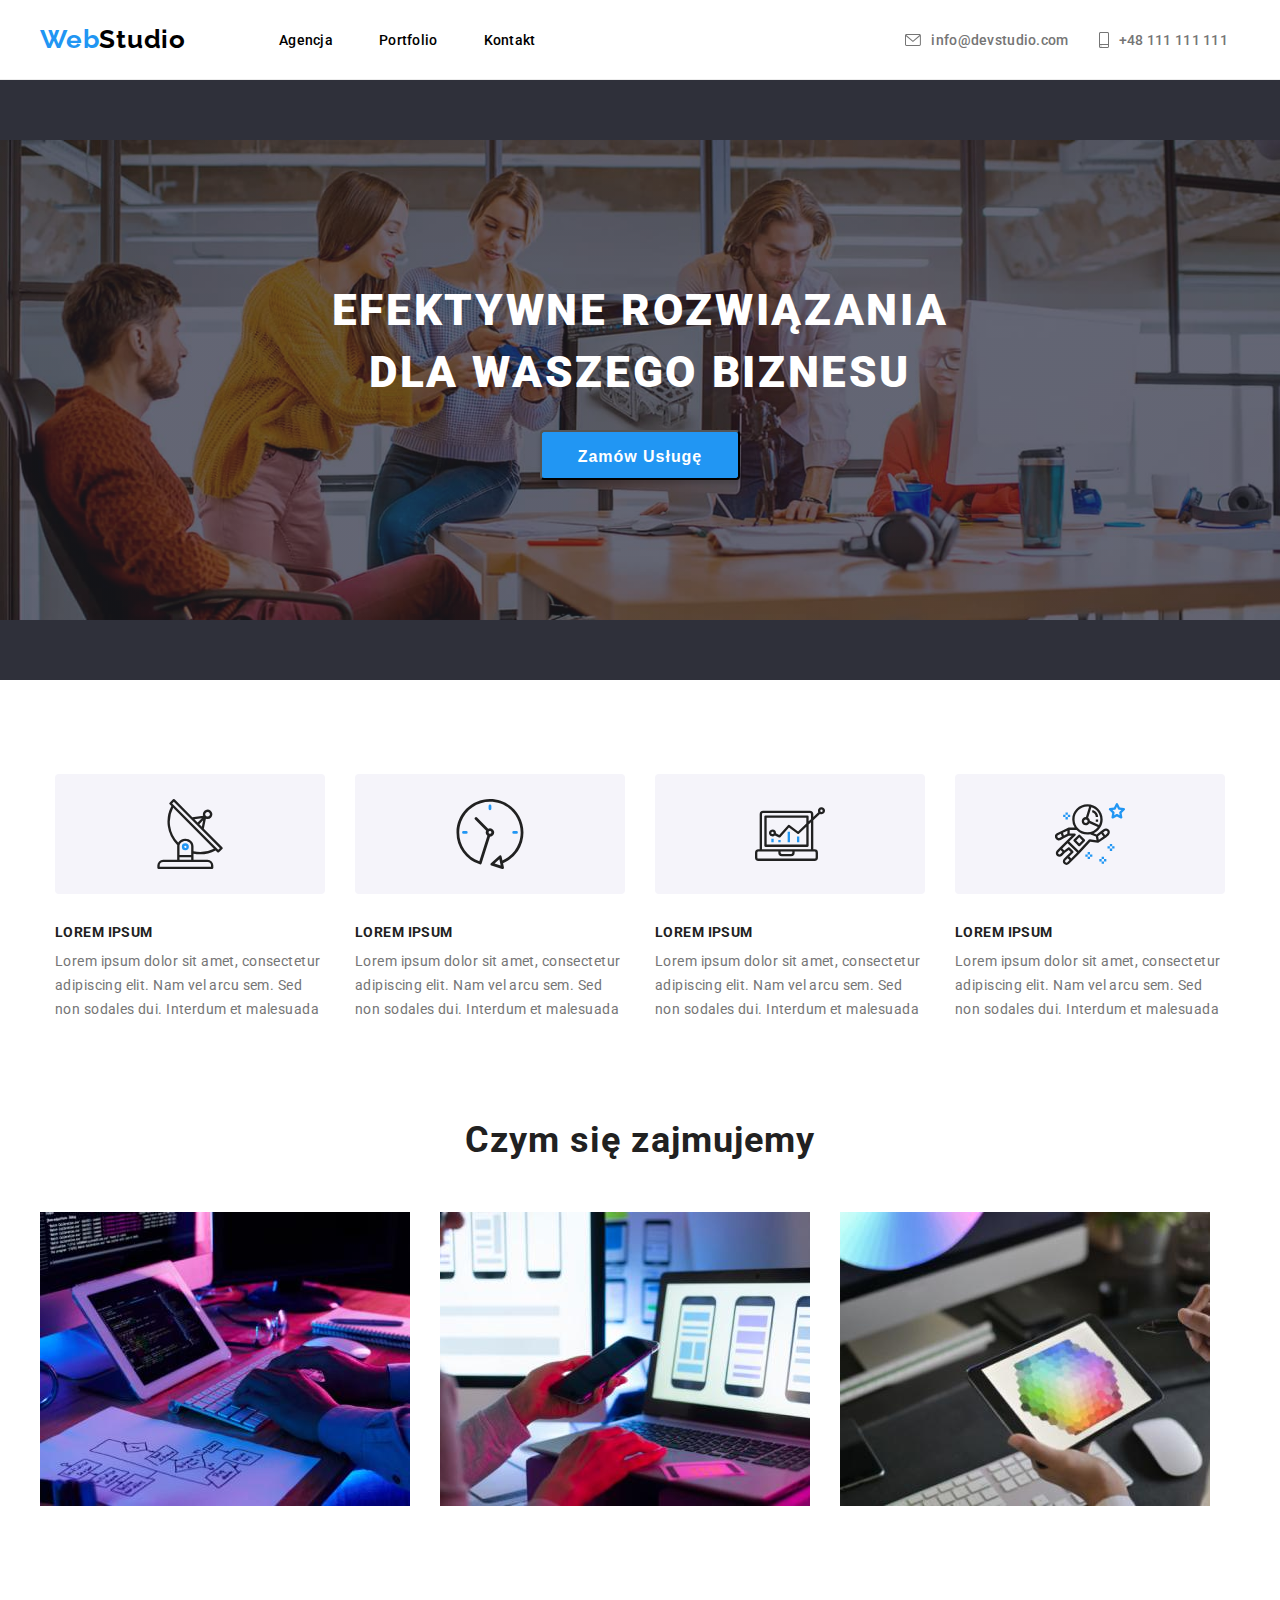
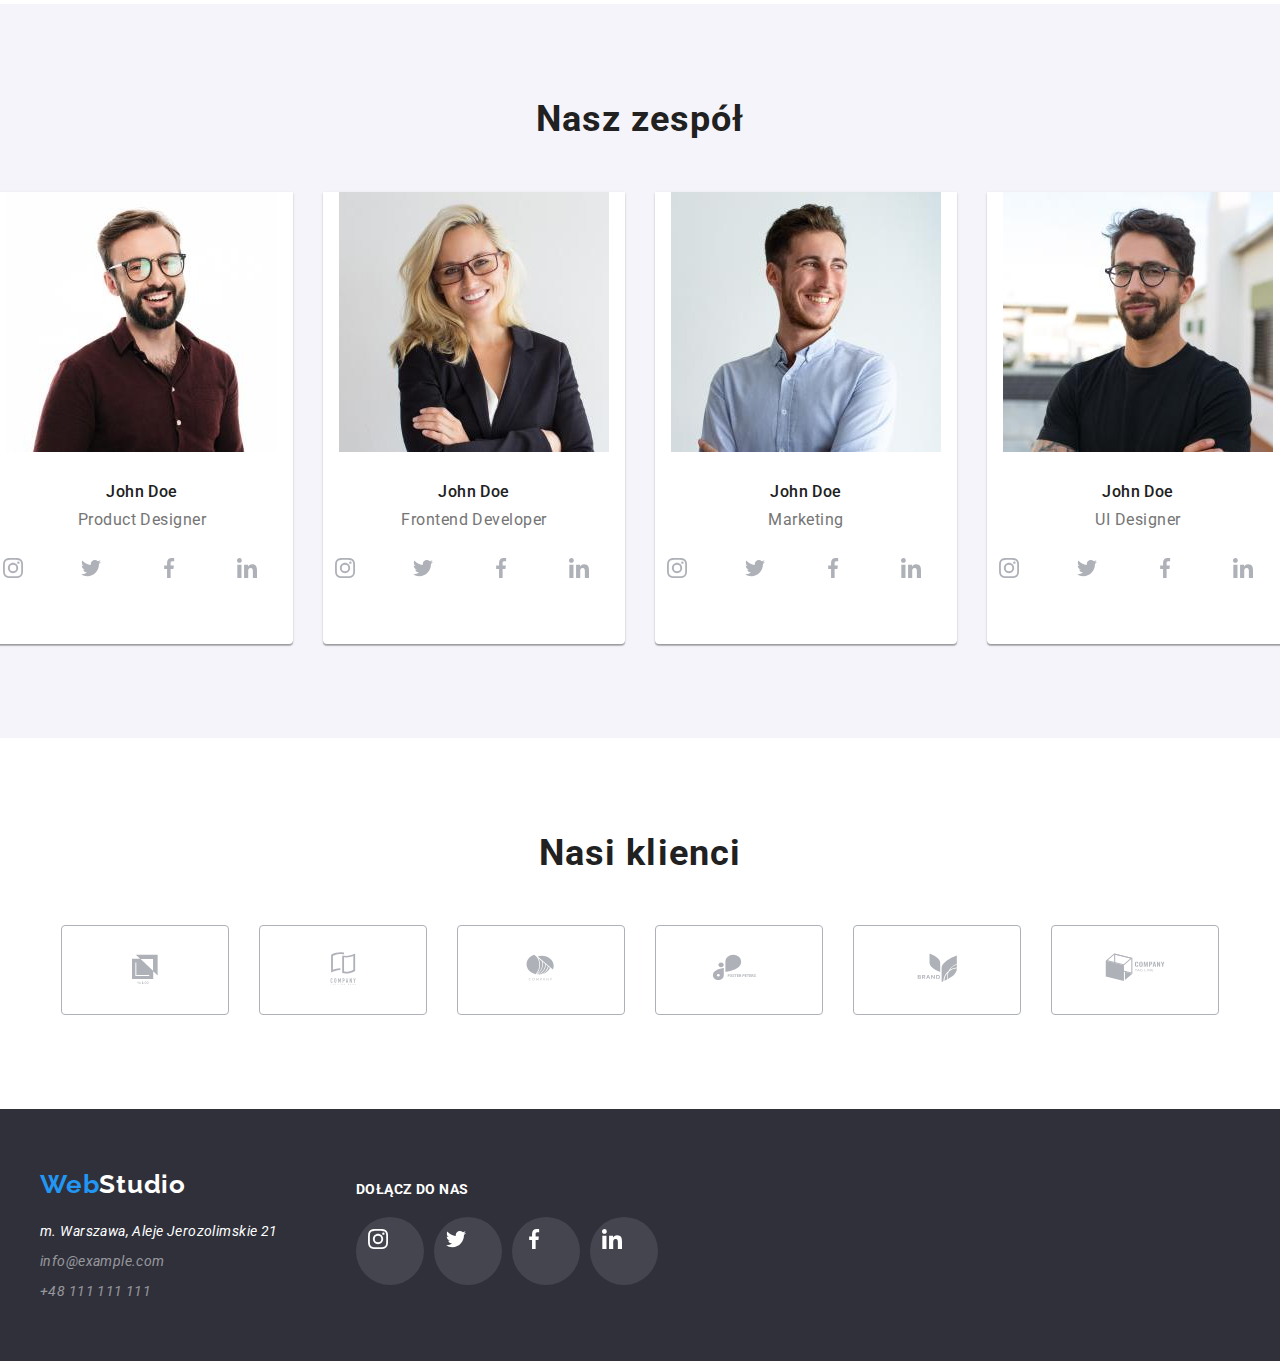
<file: index.html>
<!DOCTYPE html>
<html lang="pl">
  <head>
    <meta charset="UTF-8" />
    <meta http-equiv="X-UA-Compatible" content="IE=edge" />
    <meta name="viewport" content="width=device-width, initial-scale=1.0" />
    <title>Studio</title>
    <link rel="preconnect" href="https://fonts.googleapis.com" />
    <link rel="preconnect" href="https://fonts.gstatic.com" crossorigin />
    <link
      href="https://fonts.googleapis.com/css2?family=Raleway:wght@700&family=Roboto:wght@400;500;700;900&display=swap"
      rel="stylesheet"
    />
    <link
      rel="stylesheet"
      href="https://cdnjs.cloudflare.com/ajax/libs/modern-normalize/1.1.0/modern-normalize.min.css"
      integrity="sha512-wpPYUAdjBVSE4KJnH1VR1HeZfpl1ub8YT/NKx4PuQ5NmX2tKuGu6U/JRp5y+Y8XG2tV+wKQpNHVUX03MfMFn9Q=="
      crossorigin="anonymous"
      referrerpolicy="no-referrer"
    />
    <link href="./css/style.css" rel="stylesheet" />
  </head>
  <body>
    <header class="header-bg">
      <section class="container page-header">
        <a class="logo" href="./index.html"><span class="highlight">Web</span>Studio</a>
        <nav>
          <ul class="menu">
            <li class="item"><a class="nav-link" href="#">Agencja</a></li>
            <li class="item"><a class="nav-link" href="./portfolio.html">Portfolio</a></li>
            <li class="item"><a class="nav-link" href="#">Kontakt</a></li>
          </ul>
        </nav>
        <ul class="contact">
          <li class="item">
            <a class="contact-link" href="mailto:info@devstudio.com">
              <svg class="contact-icon" width="16" height="16">
                <use href="./images/icons.svg#icon-envelope"></use>
              </svg>
              info@devstudio.com
            </a>
          </li>
          <li class="item">
            <a class="contact-link" href="tel:+48111111111">
              <svg class="contact-icon" width="10" height="16">
                <use href="./images/icons.svg#icon-smartphone"></use>
              </svg>
              +48 111 111 111
            </a>
          </li>
        </ul>
      </section>
    </header>
    <main class="main-bg">
      <div class="hero-bg">
        <section class="container hero-box">
          <h1 class="hero-text">EFEKTYWNE ROZWIĄZANIA DLA WASZEGO BIZNESU</h1>
          <button class="button-hero" type="button">Zamów Usługę</button>
        </section>
      </div>
      <section class="container section">
        <ul class="advantages-list">
          <li class="advantages-item">
            <div class="advantages-group">
              <svg width="70" height="70">
                <use href="./images/icons.svg#icon-antenna"></use>
              </svg>
            </div>
            <hgroup>
              <h2 class="advantages">Lorem ipsum</h2>
              <p class="text">
                Lorem ipsum dolor sit amet, consectetur adipiscing elit. Nam vel arcu sem. Sed non
                sodales dui. Interdum et malesuada
              </p>
            </hgroup>
          </li>
          <li class="advantages-item">
            <div class="advantages-group">
              <svg width="70" height="70">
                <use href="./images/icons.svg#icon-clock"></use>
              </svg>
            </div>
            <hgroup>
              <h2 class="advantages">Lorem ipsum</h2>
              <p class="text">
                Lorem ipsum dolor sit amet, consectetur adipiscing elit. Nam vel arcu sem. Sed non
                sodales dui. Interdum et malesuada
              </p>
            </hgroup>
          </li>
          <li class="advantages-item">
            <div class="advantages-group">
              <svg width="70" height="70">
                <use href="./images/icons.svg#icon-diagram"></use>
              </svg>
            </div>
            <hgroup>
              <h2 class="advantages">Lorem ipsum</h2>
              <p class="text">
                Lorem ipsum dolor sit amet, consectetur adipiscing elit. Nam vel arcu sem. Sed non
                sodales dui. Interdum et malesuada
              </p>
            </hgroup>
          </li>
          <li class="advantages-item">
            <div class="advantages-group">
              <svg width="70" height="70">
                <use href="./images/icons.svg#icon-astronaut"></use>
              </svg>
            </div>
            <hgroup>
              <h2 class="advantages">Lorem ipsum</h2>
              <p class="text">
                Lorem ipsum dolor sit amet, consectetur adipiscing elit. Nam vel arcu sem. Sed non
                sodales dui. Interdum et malesuada
              </p>
            </hgroup>
          </li>
        </ul>
      </section>
      <section class="container offer">
        <h2 class="offer-text">Czym się zajmujemy</h2>
        <ul class="offer-list">
          <li class="offer-item">
            <img
              src="images/services/programming.jpg"
              alt="programista koduje strone internetową"
              width="370"
              height="294"
            />
          </li>
          <li class="offer-item">
            <img
              src="images/services/design.jpg"
              alt="projektant dostsowuje układ strony"
              width="370"
              height="294"
            />
          </li>
          <li class="offer-item">
            <img
              src="images/services/ui.jpg"
              alt="projektant dobiera kolor"
              width="370"
              height="294"
            />
          </li>
        </ul>
      </section>
      <div class="team-bg">
        <section class="container section team">
          <h2 class="team-text">Nasz zespół</h2>
          <ul class="team-list">
            <li class="team-item">
              <figure class="name-card">
                <img
                  src="images/team/productDesigner.jpg"
                  alt="Zdjęcie johndoe1"
                  width="270"
                  height="260"
                />
                <figcaption class="name-box">
                  <div class="name-text">John Doe</div>
                  <div class="profession-text">Product Designer</div>
                </figcaption>
                <div class="social-links-box">
                  <a class="social-link" href="#" target="_blank">
                    <svg width="20" height="20">
                      <use href="./images/icons.svg#icon-instagram"></use>
                    </svg>
                  </a>
                  <a class="social-link" href="#" target="_blank">
                    <svg width="20" height="20">
                      <use href="./images/icons.svg#icon-twitter"></use>
                    </svg>
                  </a>
                  <a class="social-link" href="#" target="_blank">
                    <svg width="20" height="20">
                      <use href="./images/icons.svg#icon-facebook"></use>
                    </svg>
                  </a>
                  <a class="social-link" href="#" target="_blank">
                    <svg width="20" height="20">
                      <use href="./images/icons.svg#icon-linkedin"></use>
                    </svg>
                  </a>
                </div>
              </figure>
            </li>
            <li class="team-item">
              <figure class="name-card">
                <img
                  src="images/team/frontendDeveloper.jpg"
                  alt="Zdjęcie johndoe2"
                  width="270"
                  height="260"
                />
                <figcaption class="name-box">
                  <div class="name-text">John Doe</div>
                  <div class="profession-text">Frontend Developer</div>
                </figcaption>
                <div class="social-links-box">
                  <a class="social-link" href="#" target="_blank">
                    <svg width="20" height="20">
                      <use href="./images/icons.svg#icon-instagram"></use>
                    </svg>
                  </a>
                  <a class="social-link" href="#" target="_blank">
                    <svg width="20" height="20">
                      <use href="./images/icons.svg#icon-twitter"></use>
                    </svg>
                  </a>
                  <a class="social-link" href="#" target="_blank">
                    <svg width="20" height="20">
                      <use href="./images/icons.svg#icon-facebook"></use>
                    </svg>
                  </a>
                  <a class="social-link" href="#" target="_blank">
                    <svg width="20" height="20">
                      <use href="./images/icons.svg#icon-linkedin"></use>
                    </svg>
                  </a>
                </div>
              </figure>
            </li>
            <li class="team-item">
              <figure class="name-card">
                <img
                  src="images/team/marketing.jpg"
                  alt="Zdjęcie johndoe4"
                  width="270"
                  height="260"
                />
                <figcaption class="name-box">
                  <div class="name-text">John Doe</div>
                  <div class="profession-text">Marketing</div>
                </figcaption>
                <div class="social-links-box">
                  <a class="social-link" href="#" target="_blank">
                    <svg width="20" height="20">
                      <use href="./images/icons.svg#icon-instagram"></use>
                    </svg>
                  </a>
                  <a class="social-link" href="#" target="_blank">
                    <svg width="20" height="20">
                      <use href="./images/icons.svg#icon-twitter"></use>
                    </svg>
                  </a>
                  <a class="social-link" href="#" target="_blank">
                    <svg width="20" height="20">
                      <use href="./images/icons.svg#icon-facebook"></use>
                    </svg>
                  </a>
                  <a class="social-link" href="#" target="_blank">
                    <svg width="20" height="20">
                      <use href="./images/icons.svg#icon-linkedin"></use>
                    </svg>
                  </a>
                </div>
              </figure>
            </li>
            <li class="team-item">
              <figure class="name-card">
                <img
                  src="images/team/uiDesigner.jpg"
                  alt="Zdjęcie johndoe4"
                  width="270"
                  height="260"
                />
                <figcaption class="name-box">
                  <div class="name-text">John Doe</div>
                  <div class="profession-text">UI Designer</div>
                </figcaption>
                <div class="social-links-box">
                  <a class="social-link" href="#" target="_blank">
                    <svg width="20" height="20">
                      <use href="./images/icons.svg#icon-instagram"></use>
                    </svg>
                  </a>
                  <a class="social-link" href="#" target="_blank">
                    <svg width="20" height="20">
                      <use href="./images/icons.svg#icon-twitter"></use>
                    </svg>
                  </a>
                  <a class="social-link" href="#" target="_blank">
                    <svg width="20" height="20">
                      <use href="./images/icons.svg#icon-facebook"></use>
                    </svg>
                  </a>
                  <a class="social-link" href="#" target="_blank">
                    <svg width="20" height="20">
                      <use href="./images/icons.svg#icon-linkedin"></use>
                    </svg>
                  </a>
                </div>
              </figure>
            </li>
          </ul>
        </section>
      </div>
      <section class="container section">
        <h2 class="clients-text">Nasi klienci</h2>
        <div class="clients-box">
          <a class="client-link" href="#" target="_blank">
            <svg width="106" height="60">
              <use href="./images/icons.svg#icon-client1"></use>
            </svg>
          </a>
          <a class="client-link" href="#" target="_blank">
            <svg width="106" height="60">
              <use href="./images/icons.svg#icon-client2"></use>
            </svg>
          </a>
          <a class="client-link" href="#" target="_blank">
            <svg width="106" height="60">
              <use href="./images/icons.svg#icon-client3"></use>
            </svg>
          </a>
          <a class="client-link" href="#" target="_blank">
            <svg width="106" height="60">
              <use href="./images/icons.svg#icon-client4"></use>
            </svg>
          </a>
          <a class="client-link" href="#" target="_blank">
            <svg width="106" height="60">
              <use href="./images/icons.svg#icon-client5"></use>
            </svg>
          </a>
          <a class="client-link" href="#" target="_blank">
            <svg width="106" height="60">
              <use href="./images/icons.svg#icon-client6"></use>
            </svg>
          </a>
        </div>
      </section>
    </main>
    <footer class="footer-bg">
      <section class="container page-footer">
        <div>
          <a class="logo-footer" href="./index.html"><span class="highlight">Web</span>Studio</a>
          <address>
            <ul class="footer-list">
              <li class="footer-item">
                <a
                  class="location-link"
                  href="https://goo.gl/maps/TgxnZgFD9Zsh1wPW7"
                  target="_blank"
                >
                  m. Warszawa, Aleje Jerozolimskie 21
                </a>
              </li>
              <li class="footer-item">
                <a class="link-footer" href="mailto:info@example.com">info@example.com</a>
              </li>
              <li class="footer-item">
                <a class="link-footer" href="tel:+48111111111">+48 111 111 111</a>
              </li>
            </ul>
          </address>
        </div>
        <div class="icon-box">
          <h2 class="footer-link-text">Dołącz do nas</h2>
          <ul class="footer-icon-list">
            <li class="footer-icon-item">
              <a class="footer-icon" href="#" target="_blank">
                <svg width="20" height="20">
                  <use href="./images/icons.svg#icon-instagram"></use>
                </svg>
              </a>
            </li>
            <li class="footer-icon-item">
              <a class="footer-icon" href="#" target="_blank">
                <svg width="20" height="20">
                  <use href="./images/icons.svg#icon-twitter"></use>
                </svg>
              </a>
            </li>
            <li class="footer-icon-item">
              <a class="footer-icon" href="#" target="_blank">
                <svg width="20" height="20">
                  <use href="./images/icons.svg#icon-facebook"></use>
                </svg>
              </a>
            </li>
            <li class="footer-icon-item">
              <a class="footer-icon" href="#" target="_blank">
                <svg width="20" height="20">
                  <use href="./images/icons.svg#icon-linkedin"></use>
                </svg>
              </a>
            </li>
          </ul>
        </div>
      </section>
    </footer>
  </body>
</html>
</file>
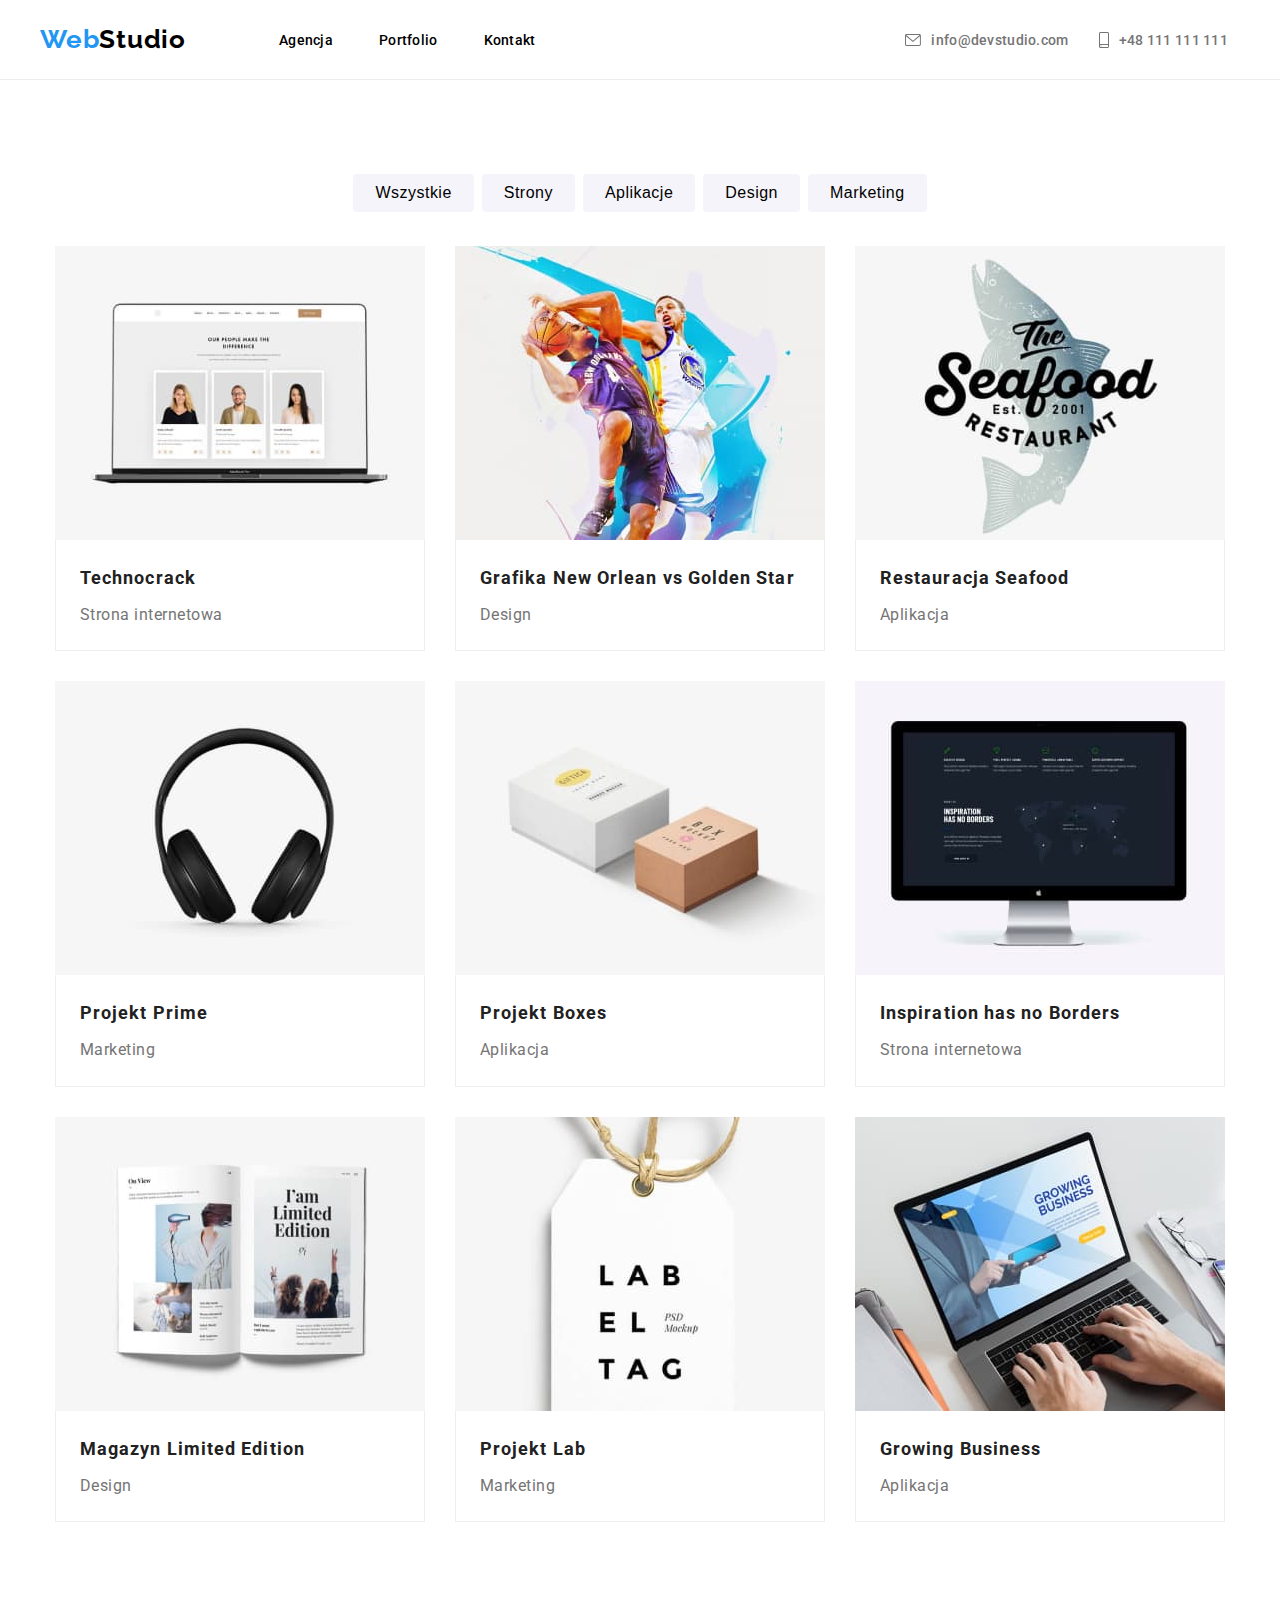
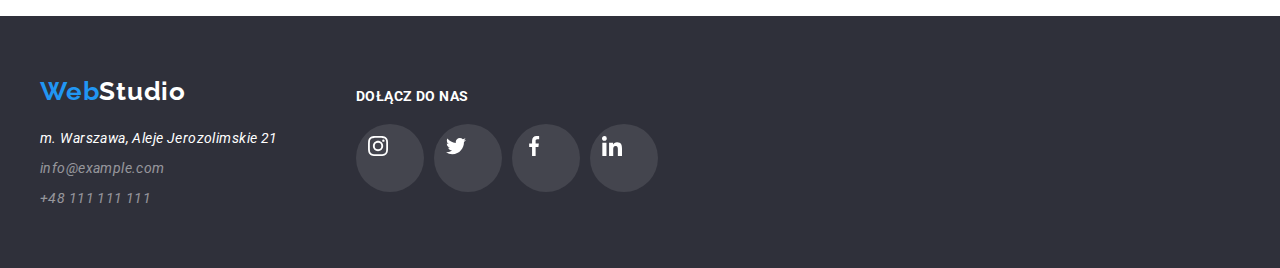
<file: portfolio.html>
<!DOCTYPE html>
<html lang="pl">
  <head>
    <meta charset="UTF-8" />
    <meta http-equiv="X-UA-Compatible" content="IE=edge" />
    <meta name="viewport" content="width=device-width, initial-scale=1.0" />
    <title>Portfolio</title>
    <link rel="preconnect" href="https://fonts.googleapis.com" />
    <link rel="preconnect" href="https://fonts.gstatic.com" crossorigin />
    <link
      href="https://fonts.googleapis.com/css2?family=Raleway:wght@700&family=Roboto:wght@400;500;700;900&display=swap"
      rel="stylesheet"
    />
    <link
      rel="stylesheet"
      href="https://cdnjs.cloudflare.com/ajax/libs/modern-normalize/1.1.0/modern-normalize.min.css"
      integrity="sha512-wpPYUAdjBVSE4KJnH1VR1HeZfpl1ub8YT/NKx4PuQ5NmX2tKuGu6U/JRp5y+Y8XG2tV+wKQpNHVUX03MfMFn9Q=="
      crossorigin="anonymous"
      referrerpolicy="no-referrer"
    />
    <link href="./css/style.css" rel="stylesheet" />
  </head>
  <body>
    <header class="header-bg">
      <section class="container page-header">
        <a class="logo" href="./index.html"><span class="highlight">Web</span>Studio</a>
        <nav>
          <ul class="menu">
            <li class="item"><a class="nav-link" href="#">Agencja</a></li>
            <li class="item"><a class="nav-link" href="./portfolio.html">Portfolio</a></li>
            <li class="item"><a class="nav-link" href="#">Kontakt</a></li>
          </ul>
        </nav>
        <ul class="contact">
          <li class="item">
            <a class="contact-link" href="mailto:info@devstudio.com">
              <svg class="contact-icon" width="16" height="16">
                <use href="./images/icons.svg#icon-envelope"></use>
              </svg>
              info@devstudio.com
            </a>
          </li>
          <li class="item">
            <a class="contact-link" href="tel:+48111111111">
              <svg class="contact-icon" width="10" height="16">
                <use href="./images/icons.svg#icon-smartphone"></use>
              </svg>
              +48 111 111 111
            </a>
          </li>
        </ul>
      </section>
    </header>
    <main class="main-bg">
      <section class="container section">
        <nav>
          <ul class="filter-menu">
            <li class="filter-item">
              <button class="filter-button" type="button">Wszystkie</button>
            </li>
            <li class="filter-item">
              <button class="filter-button" type="button">Strony</button>
            </li>
            <li class="filter-item">
              <button class="filter-button" type="button">Aplikacje</button>
            </li>
            <li class="filter-item">
              <button class="filter-button" type="button">Design</button>
            </li>
            <li class="filter-item">
              <button class="filter-button" type="button">Marketing</button>
            </li>
          </ul>
        </nav>
        <ul class="portfolio-box">
          <li>
            <figure class="portfolio-card">
              <img
                class="middle"
                src="images/projects/technocrack.jpg"
                alt="laptop z widoczną na ekranie witryną technocrack"
                width="370"
                height="294"
              />
              <figcaption class="portfolio-text">
                <div class="brand">Technocrack</div>
                <div class="type">Strona internetowa</div>
              </figcaption>
            </figure>
          </li>
          <li>
            <figure class="portfolio-card">
              <img
                class="middle"
                src="images/projects/newOrlean.jpg"
                alt="gracze koszykówki rzucają piłkę"
                width="370"
                height="294"
              />
              <figcaption class="portfolio-text">
                <div class="brand">Grafika New Orlean vs Golden Star</div>
                <div class="type">Design</div>
              </figcaption>
            </figure>
          </li>
          <li>
            <figure class="portfolio-card">
              <img
                class="middle"
                src="images/projects/seaFood.jpg"
                alt="logo firmy Seafood"
                width="370"
                height="294"
              />
              <figcaption class="portfolio-text">
                <div class="brand">Restauracja Seafood</div>
                <div class="type">Aplikacja</div>
              </figcaption>
            </figure>
          </li>
          <li>
            <figure class="portfolio-card">
              <img
                class="middle"
                src="images/projects/projectPrime.jpg"
                alt="czarne słuchawki nauszne"
                width="370"
                height="294"
              />
              <figcaption class="portfolio-text">
                <div class="brand">Projekt Prime</div>
                <div class="type">Marketing</div>
              </figcaption>
            </figure>
          </li>
          <li>
            <figure class="portfolio-card">
              <img
                class="middle"
                src="images/projects/projectBoxes.jpg"
                alt="dwa pudełka ozdobne"
                width="370"
                height="294"
              />
              <figcaption class="portfolio-text">
                <div class="brand">Projekt Boxes</div>
                <div class="type">Aplikacja</div>
              </figcaption>
            </figure>
          </li>
          <li>
            <figure class="portfolio-card">
              <img
                class="middle"
                src="images/projects/noBorders.jpg"
                alt="monitor z widoczną witryną strony"
                width="370"
                height="294"
              />
              <figcaption class="portfolio-text">
                <div class="brand">Inspiration has no Borders</div>
                <div class="type">Strona internetowa</div>
              </figcaption>
            </figure>
          </li>
          <li>
            <figure class="portfolio-card">
              <img
                class="middle"
                src="images/projects/magazineLimited.jpg"
                alt="strony z magazynu Limied Edition"
                width="370"
                height="294"
              />
              <figcaption class="portfolio-text">
                <div class="brand">Magazyn Limited Edition</div>
                <div class="type">Design</div>
              </figcaption>
            </figure>
          </li>
          <li>
            <figure class="portfolio-card">
              <img
                class="middle"
                src="images/projects/projectLab.jpg"
                alt="etykieta"
                width="370"
                height="294"
              />
              <figcaption class="portfolio-text">
                <div class="brand">Projekt Lab</div>
                <div class="type">Marketing</div>
              </figcaption>
            </figure>
          </li>
          <li>
            <figure class="portfolio-card">
              <img
                class="middle"
                src="images/projects/growingBusiness.jpg"
                alt="laptop z widoczną na ekranie aplikacją"
                width="370"
                height="294"
              />
              <figcaption class="portfolio-text">
                <div class="brand">Growing Business</div>
                <div class="type">Aplikacja</div>
              </figcaption>
            </figure>
          </li>
        </ul>
      </section>
    </main>
    <footer class="footer-bg">
      <section class="container page-footer">
        <div>
          <a class="logo-footer" href="./index.html"><span class="highlight">Web</span>Studio</a>
          <address>
            <ul class="footer-list">
              <li class="footer-item">
                <a
                  class="location-link"
                  href="https://goo.gl/maps/TgxnZgFD9Zsh1wPW7"
                  target="_blank"
                >
                  m. Warszawa, Aleje Jerozolimskie 21
                </a>
              </li>
              <li class="footer-item">
                <a class="link-footer" href="mailto:info@example.com">info@example.com</a>
              </li>
              <li class="footer-item">
                <a class="link-footer" href="tel:+48111111111">+48 111 111 111</a>
              </li>
            </ul>
          </address>
        </div>
        <div class="icon-box">
          <h2 class="footer-link-text">Dołącz do nas</h2>
          <ul class="footer-icon-list">
            <li class="footer-icon-item">
              <a class="footer-icon" href="#" target="_blank">
                <svg width="20" height="20">
                  <use href="./images/icons.svg#icon-instagram"></use>
                </svg>
              </a>
            </li>
            <li class="footer-icon-item">
              <a class="footer-icon" href="#" target="_blank">
                <svg width="20" height="20">
                  <use href="./images/icons.svg#icon-twitter"></use>
                </svg>
              </a>
            </li>
            <li class="footer-icon-item">
              <a class="footer-icon" href="#" target="_blank">
                <svg width="20" height="20">
                  <use href="./images/icons.svg#icon-facebook"></use>
                </svg>
              </a>
            </li>
            <li class="footer-icon-item">
              <a class="footer-icon" href="#" target="_blank">
                <svg width="20" height="20">
                  <use href="./images/icons.svg#icon-linkedin"></use>
                </svg>
              </a>
            </li>
          </ul>
        </div>
      </section>
    </footer>
  </body>
</html>
</file>
<file: css/style.css>
:root {
  --color-blue: rgb(33, 150, 243);
  --color-white: rgb(255, 255, 255);
  --color-black: rgb(0, 0, 0);
  --color-grey-text: rgb(117, 117, 117);
  --color-grey-background: rgb(47, 48, 58);
  --color-white-backgrund: rgb(245, 244, 250);
}

* {
  margin: 0;
  padding: 0;
}

a {
  text-decoration: none;
}

body {
  font-family: 'Roboto', 'Raleway', sans-serif;
  background-color: var(--color-white);
  color: rgb(33, 33, 33);
}

.container {
  width: 1200px;
  margin: 0 auto;
  padding: 0 15px;
}

.section {
  padding: 94px 0;
}

.header-bg {
  background-color: var(--color-white);
  border-bottom: 1px solid rgb(236, 236, 236);
}

.page-header {
  display: flex;
  gap: 93px;
  align-items: center;
  padding: 24px 15px;
}

.logo {
  color: var(--color-black);
  font-family: 'Raleway';
  font-style: normal;
  font-weight: 700;
  font-size: 1.625rem;
  line-height: 1.2;
  letter-spacing: 0.03em;
}

.highlight {
  color: var(--color-blue);
}

.menu {
  list-style: none;
  display: flex;
  flex: 1;
  gap: 46px;
}

.nav-link {
  display: block;
  font-weight: 500;
  font-size: 0.875rem;
  line-height: 1.15;
  letter-spacing: 0.02em;
  color: var(--color-black);
  transition: 0.2s;
}

.nav-link:hover,
.nav-link:focus {
  color: var(--color-blue);
}

.contact {
  list-style: none;
  display: flex;
  justify-content: flex-end;
  flex: 1;
  gap: 30px;
  padding-right: 12px;
}

.contact-link {
  display: block;
  font-weight: 500;
  font-size: 0.875rem;
  line-height: 1.15;
  letter-spacing: 0.02em;
  color: var(--color-grey-text);
  fill: rgb(117, 117, 117);
  transition: 0.2s;
}

.contact-link:hover,
.contact-link:focus {
  color: var(--color-blue);
  fill: var(--color-blue);
}

.contact-icon {
  margin-right: 7px;
  vertical-align: text-top;
}

.main-bg {
  background: var(--color-white);
}

.hero-bg {
  background-color: var(--color-grey-background);
  background-image: linear-gradient(0deg, rgba(47, 48, 58, 0.4), rgba(47, 48, 58, 0.4)),
    url('/images/hero/hero.jpg');
  background-position: center;
  background-repeat: no-repeat;
  background-size: contain;
}

.hero-box {
  align-items: center;
  display: flex;
  flex-direction: column;
  padding: 200px 0;
}

.hero-text {
  font-weight: 900;
  font-size: 2.75rem;
  line-height: 1.4;
  text-align: center;
  letter-spacing: 0.06em;
  text-transform: uppercase;
  color: var(--color-white);
  display: block;
  width: 696px;
  height: 120px;
}

.button-hero {
  font-weight: 700;
  font-size: 1rem;
  line-height: 1.9;
  text-align: center;
  letter-spacing: 0.06em;
  color: var(--color-white);
  background-color: var(--color-blue);
  cursor: pointer;
  box-shadow: 0px 4px 4px rgba(0, 0, 0, 0.149);
  border-radius: 4px;
  display: block;
  width: 200px;
  height: 50px;
  padding: 10px 24px;
  margin-top: 30px;
  transition: 0.2s;
}

.button-hero:hover {
  opacity: 0.9;
}

.advantages-list {
  list-style: none;
  margin: 0 15px;
  display: flex;
}

.advantages-list > .advantages-item:not(:last-child) {
  padding-right: 30px;
}

.advantages-group {
  background: rgb(245, 244, 250);
  border-radius: 4px;
  display: flex;
  justify-content: center;
  align-items: center;
  padding: 25px 100px;
}

.advantages {
  font-weight: 700;
  font-size: 0.875rem;
  line-height: 1.15;
  letter-spacing: 0.03em;
  text-transform: uppercase;
  margin: 30px 0 10px 0;
}

.text {
  font-size: 0.875rem;
  line-height: 1.7;
  letter-spacing: 0.03em;
  color: var(--color-grey-text);
  width: 270px;
  height: 75px;
}

.offer {
  align-items: center;
  padding-bottom: 94px;
}

.offer-text {
  font-weight: 700;
  font-size: 2.25rem;
  line-height: 1.2;
  text-align: center;
  letter-spacing: 0.03em;
  display: block;
}

.offer-list {
  list-style: none;
  display: flex;
  margin-top: 50px;
}

.offer-list > .offer-item:not(:last-child) {
  padding-right: 30px;
}

.team-bg {
  background-color: var(--color-white-backgrund);
}

.team {
  background-color: var(--color-white-backgrund);
  align-items: center;
}

.team-text {
  font-weight: 700;
  font-size: 2.25rem;
  line-height: 1.2;
  text-align: center;
  letter-spacing: 0.03em;
  display: block;
}

.team-list {
  list-style: none;
  display: flex;
  align-items: center;
  justify-content: center;
  margin-top: 50px;
}

.team-list > .team-item:not(:last-child) {
  padding-right: 30px;
}

.name-card {
  background-color: var(--color-white);
  box-shadow: 0px 1px 3px rgba(0, 0, 0, 0.12), 0px 1px 1px rgba(0, 0, 0, 0.14),
    0px 2px 1px rgba(0, 0, 0, 0.2);
  border-radius: 0px 0px 4px 4px;
  display: flex;
  flex-direction: column;
  align-items: center;
}

.name-box {
  display: block;
  text-align: center;
  padding-top: 30px;
}

.name-text {
  font-weight: 500;
  font-size: 1rem;
  line-height: 1.2;
  letter-spacing: 0.03em;
}

.profession-text {
  font-size: 1rem;
  line-height: 1.18;
  letter-spacing: 0.03em;
  color: var(--color-grey-text);
  margin-top: 10px;
}

.social-links-box {
  display: flex;
  justify-content: center;
  align-items: center;
  padding: 16px 0 30px 0;
}

.social-link {
  display: block;
  padding: 12px;
  width: 44px;
  height: 44px;
  cursor: pointer;
  border-radius: 50%;
  fill: rgb(175, 177, 184);
  transition: 0.2s;
}

.social-links-box > .social-link:not(:last-child) {
  margin-right: 10px;
}

.social-link:hover,
.social-link:focus {
  fill: var(--color-white);
  background-color: var(--color-blue);
  border-radius: 50%;
}

.clients-text {
  font-weight: 700;
  font-size: 2.25rem;
  line-height: 1.2;
  text-align: center;
  letter-spacing: 0.03em;
  display: block;
}

.clients-box {
  display: flex;
  align-items: center;
  justify-content: center;
  margin-top: 50px;
}

.clients-box > .client-link:not(:last-child) {
  margin-right: 30px;
}

.client-link {
  border: 1px solid rgba(175, 177, 184, 1);
  border-radius: 4px;
  padding: 12px 30px;
  cursor: pointer;
  fill: rgb(175, 177, 184);
  transition: 0.2s;
}

.client-link:hover,
.client-link:focus {
  fill: var(--color-blue);
  border: 1px solid var(--color-blue);
  border-radius: 4px;
}

.footer-bg {
  background-color: var(--color-grey-background);
}

.page-footer {
  background-color: var(--color-grey-background);
  display: flex;
  padding: 60px 15px;
}

.logo-footer {
  font-family: 'Raleway';
  font-style: normal;
  font-weight: 700;
  font-size: 1.625rem;
  line-height: 1.2;
  letter-spacing: 0.03em;
  color: var(--color-white);
  width: 145px;
}

.footer-list {
  list-style: none;
  display: block;
  width: 246px;
  margin-top: 20px;
}

.footer-item {
  display: block;
  height: 21px;
}

.footer-list > .footer-item:not(:last-child) {
  margin-bottom: 9px;
}

.location-link {
  font-size: 0.875rem;
  line-height: 1.7;
  letter-spacing: 0.03em;
  color: var(--color-white);
}

.link-footer {
  font-size: 0.875rem;
  line-height: 1.7;
  letter-spacing: 0.03em;
  color: rgba(255, 255, 255, 0.5);
  transition: 0.2s;
}

.link-footer:hover,
.link-footer:focus {
  color: var(--color-blue);
}

.icon-box {
  display: block;
  margin-left: 70px;
  margin-top: 12px;
}

.footer-link-text {
  font-weight: 700;
  font-size: 0.875rem;
  line-height: 1.15;
  letter-spacing: 0.03em;
  text-transform: uppercase;
  color: var(--color-white);
  margin-bottom: 20px;
}

.footer-icon-list {
  list-style: none;
  display: flex;
}

.footer-icon-list > .footer-icon-item:not(:last-child) {
  margin-right: 10px;
}

.footer-icon {
  display: inline-block;
  width: 44px;
  height: 44px;
  border-radius: 50%;
  padding: 12px;
  cursor: pointer;
  background-color: rgba(255, 255, 255, 0.1);
  fill: var(--color-white);
  transition: 0.2s;
}

.footer-icon:hover,
.footer-icon:focus {
  color: var(--color-white);
  background-color: var(--color-blue);
}

.filter-menu {
  list-style: none;
  display: flex;
  justify-content: center;
}

.filter-menu > .filter-item:not(:last-child) {
  margin-right: 8px;
}

.filter-button {
  font-weight: 500;
  font-size: 1rem;
  line-height: 1.6;
  text-align: center;
  letter-spacing: 0.03em;
  background-color: var(--color-white-backgrund);
  cursor: pointer;
  border-radius: 4px;
  border-style: none;
  padding: 6px 22px;
  transition: 0.3s;
}

.filter-button:hover,
.filter-button:focus {
  background-color: var(--color-blue);
  color: var(--color-white);
  box-shadow: 0px 3px 1px rgba(0, 0, 0, 0.1), 0px 1px 2px rgba(0, 0, 0, 0.08),
    0px 2px 2px rgba(0, 0, 0, 0.12);
  border-radius: 4px;
}

.portfolio-box {
  list-style: none;
  display: flex;
  flex-wrap: wrap;
  gap: 30px;
  padding: 0 15px;
  margin: 0 auto;
  margin-top: 34px;
}

.portfolio-card {
  background: var(--color-white);
  cursor: pointer;
  transition: 0.4s;
}

.portfolio-card:hover,
.portfolio-card:focus {
  box-shadow: 0px 1px 1px rgba(0, 0, 0, 0.12), 0px 4px 4px rgba(0, 0, 0, 0.06),
    1px 4px 6px rgba(0, 0, 0, 0.16);
}

.middle {
  vertical-align: middle;
}

.portfolio-text {
  display: block;
  padding: 20px 24px;
  border: 1px solid rgb(238, 238, 238);
  border-top: transparent;
}

.brand {
  font-weight: 700;
  font-size: 1.125rem;
  line-height: 2;
  letter-spacing: 0.06em;
  margin-bottom: 4px;
}

.type {
  font-size: 1rem;
  line-height: 1.9;
  letter-spacing: 0.03em;
  color: var(--color-grey-text);
}
</file>
